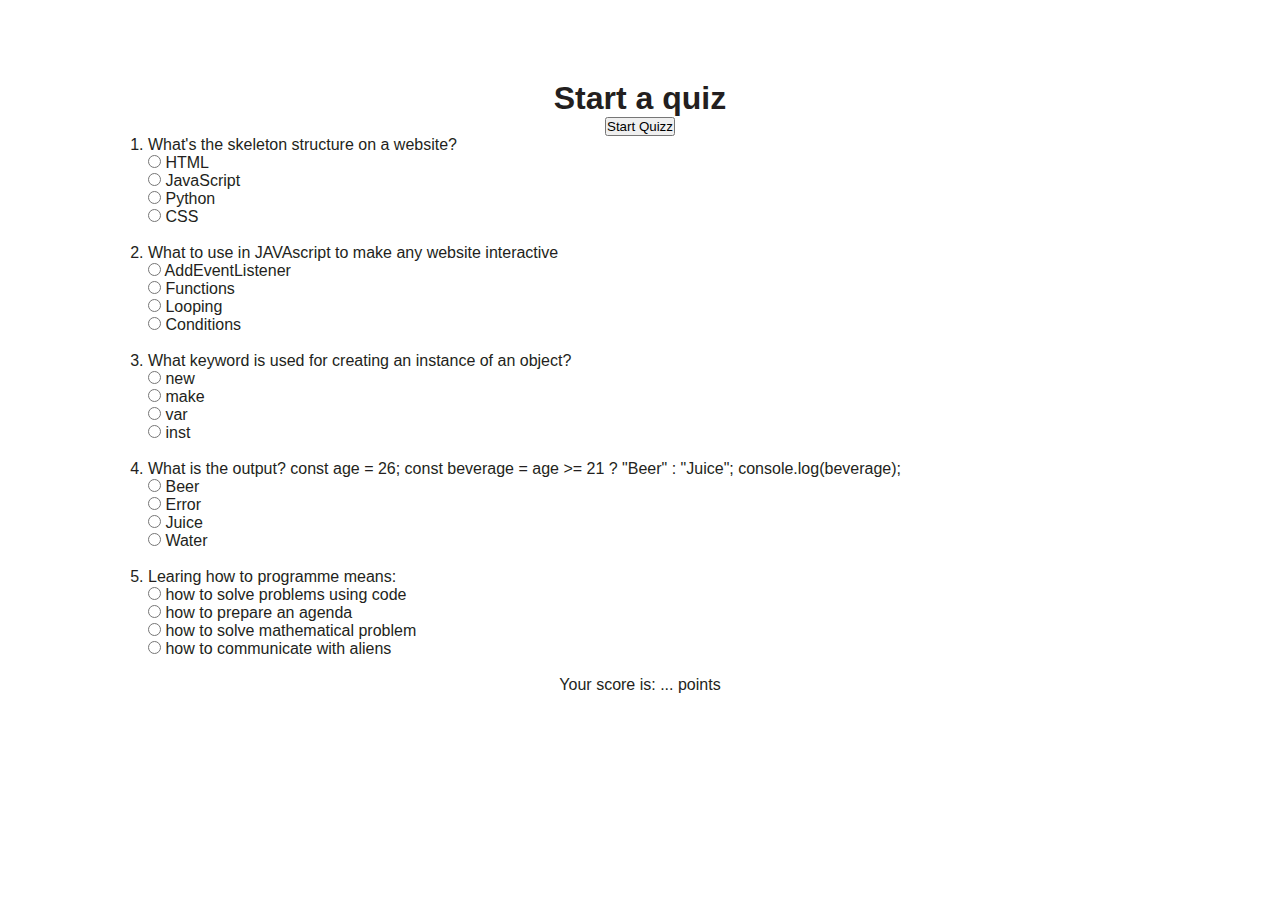
<file: 01_exercise/index.html>
<!DOCTYPE html>
<html lang="en">
    <head>
        <meta charset="UTF-8">
        <meta http-equiv="X-UA-Compatible" content="IE=edge">
        <meta name="viewport" content="width=device-width, initial-scale=1.0">
        <link rel="stylesheet" href="./css/styles.css">
        <title>Quiz</title>
    </head>
    <body>
        <main>
            <section class="section">
                <h1 class="title">Start a  quiz</h1>
                <input class="start-btn" type="button" value="Start Quizz" id="button">
                <div class="container">
                    <ol class="quiz-list">
                        
                    </ol>
                   
                </div>

                <p class="output-result">Your score is: <span>...</span> points</p> 
            </section>
        </main>

       <script src="quiz.js"></script>
    </body>
</html>
</file>
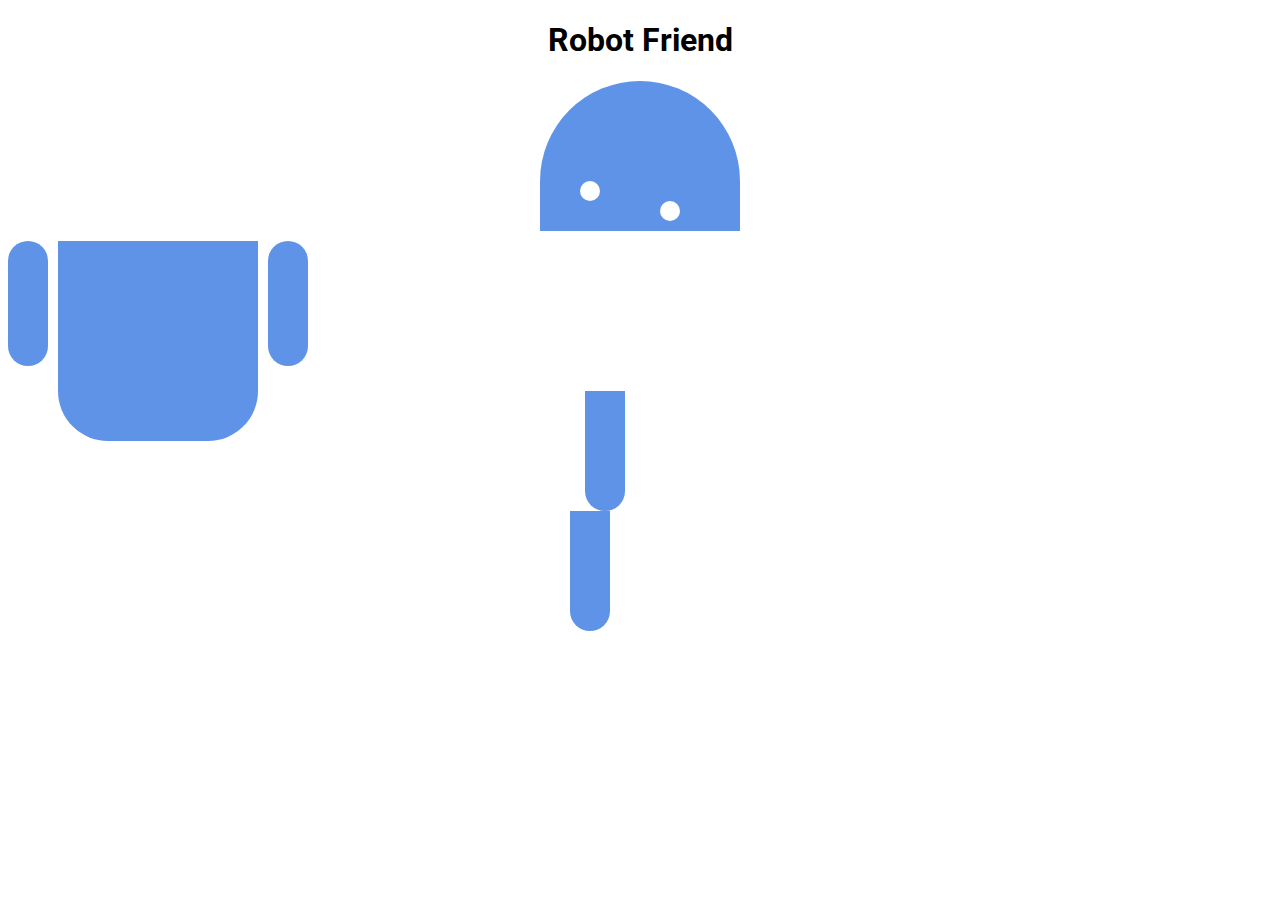
<file: 02_exercise/index.html>
<!DOCTYPE html>
<html>
<head>
	<title>RoboPage</title>
	<link rel="stylesheet" type="text/css" href="style.css">
	<link href="https://fonts.googleapis.com/css?family=Roboto" rel="stylesheet">
</head>
<body>
	<h1>Robot Friend</h1>
	<div class="robots">
		<div class="android"> 
			<div class="head"> 
				<div class="eyes"> 
					<div class="left_eye"></div> 
					<div class="right_eye"></div>
				</div> 
			</div> 
			<div class="upper_body"> 
				<div class="left_arm"></div> 
				<div class="torso"></div> 
				<div class="right_arm"></div> 
			</div> 
			<div class="lower_body"> 
				<div class="left_leg"></div> 
				<div class="right_leg"></div> 
			</div> 
		</div>
	</div>
</body>
</html>
</file>
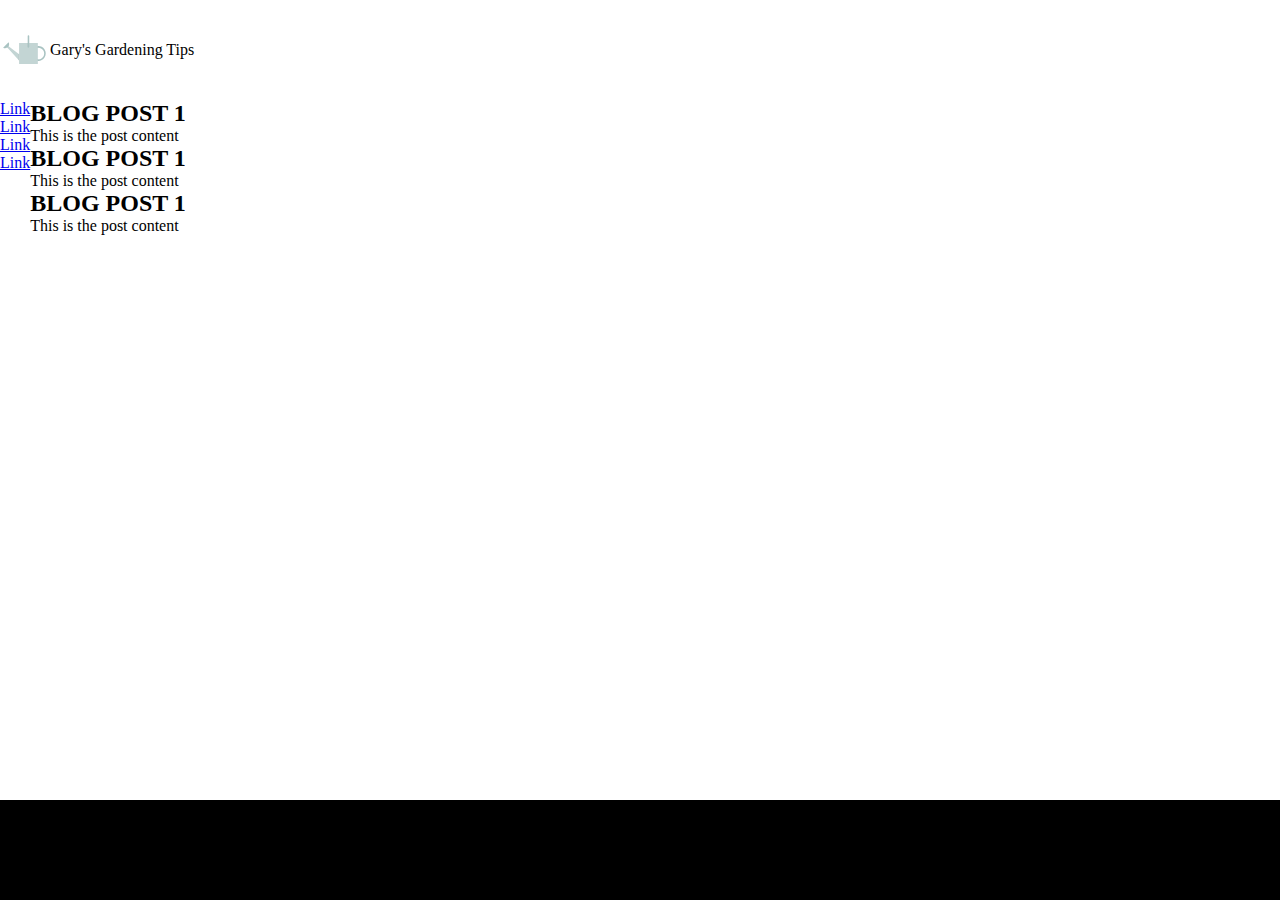
<file: 03_exercise/index.html>
<!DOCTYPE html>
<html lang="en">
<head>
    <meta charset="UTF-8">
    <meta http-equiv="X-UA-Compatible" content="IE=edge">
    <meta name="viewport" content="width=device-width, initial-scale=1.0">
    <title>Document</title>
    <link href="./style.css" rel="stylesheet">
</head>
<body>
    <header>
        <img src="./holy-grail-logo.svg" width="50" height="50" alt="holy grail logo">
        <p>Gary's Gardening Tips</p>
    </header>
    <main>
        <section >
            <nav>
                <a href="#">Link</a>
                <a href="#">Link</a>
                <a href="#">Link</a>
                <a href="#">Link</a>
            </nav>
        </section>
        <section>
            <aside>
                
            </aside>
        </section>
        <section>
            <article>
                <h2>BLOG POST 1</h2>
                <p>This is the post content</p>
            </article>
            <article>
                <h2>BLOG POST 1</h2>
                <p>This is the post content</p>
            </article>
            <article>
                <h2>BLOG POST 1</h2>
                <p>This is the post content</p>
            </article>
        </section>
        
    </main>
    <footer>
        <p>About</p>
        <p>Content</p>
    </footer>
</body>
</html>
</file>
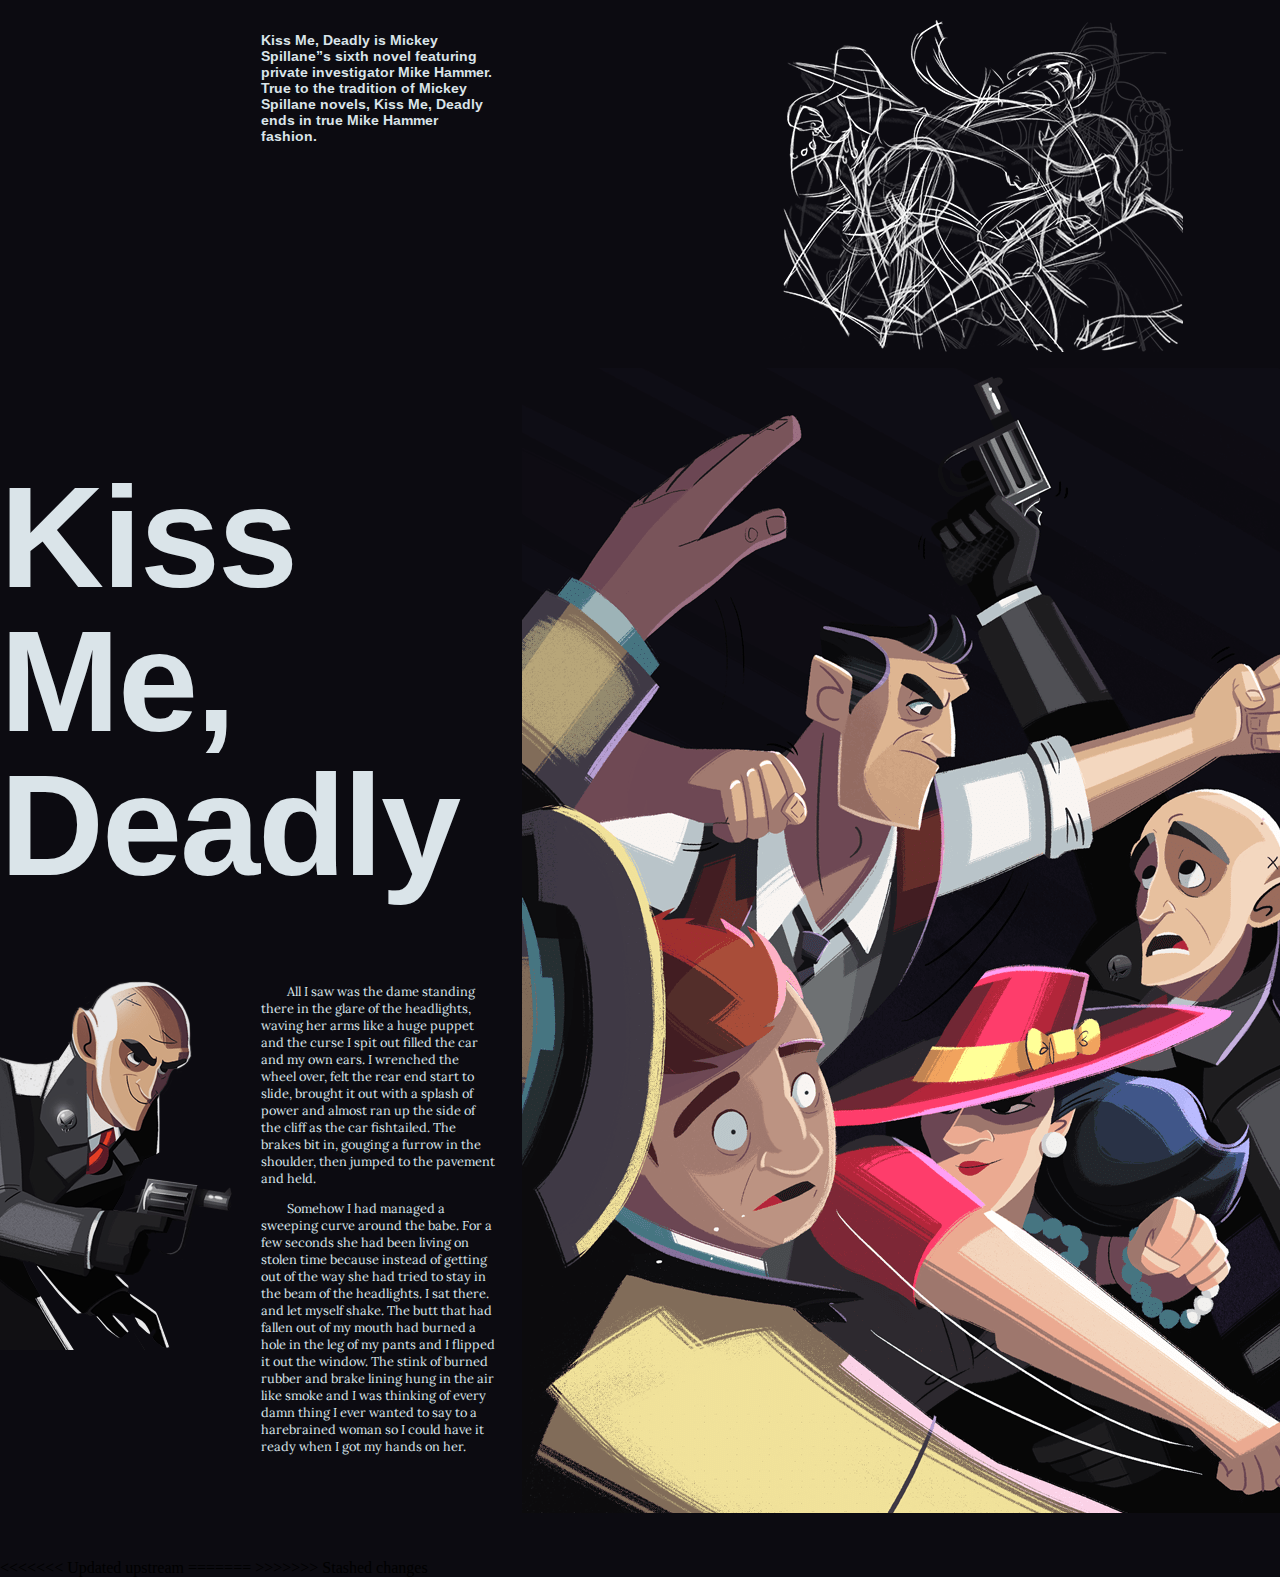
<file: 04_exercise/index.html>
<!DOCTYPE html>
<html>

<head>
  <meta charset="utf-8">
  <meta name="viewport" content="width=device-width,initial-scale=1">
  <title>Grid Layout</title>
  <link rel="stylesheet" href="css/styles.css">
  <link rel="stylesheet" href="https://fonts.googleapis.com/css?family=Arimo:b%7CLora">
</head>

<body class="no-js">
  <main>
    <picture>
      <source srcset="./images/banner.png" media="(min-width: 64em)">
        <img alt="Placeholder Picture" src="./images/banner-small.png">
    </picture>
    <h1>Kiss Me, Deadly</h1>
    <section>
      <p>All I saw was the dame standing there in the glare of the headlights, waving her arms like a huge puppet and the curse I spit out filled the car and my own ears. I wrenched the wheel over, felt the rear end start to slide, brought it out with a splash of power and almost ran up the side of the cliff as the car fishtailed. The brakes bit in, gouging a furrow in the shoulder, then jumped to the pavement and held.</p>
      <p>Somehow I had managed a sweeping curve around the babe. For a few seconds she had been living on stolen time because instead of getting out of the way she had tried to stay in the beam of the headlights. I sat there. and let myself shake. The butt that had fallen out of my mouth had burned a hole in the leg of my pants and I flipped it out the window. The stink of burned rubber and brake lining hung in the air like smoke and I was thinking of every damn thing I ever wanted to say to a harebrained woman so I could have it ready when I got my hands on her.<br>
      </p>
    </section>
    <aside>
      <p>Kiss Me, Deadly is Mickey Spillane”s sixth novel featuring private investigator Mike Hammer. True to the tradition of Mickey Spillane novels, Kiss Me, Deadly ends in true Mike Hammer fashion.<br>
      </p>
    </aside>
    <picture class="fig-1"><img alt="Placeholder Picture" src="./images/fig-1.png">
    </picture>
    <picture class="fig-2"><img alt="Placeholder Picture" src="./images/fig-2.png">
    </picture>
  </main>
</body>

<<<<<<< Updated upstream
</html>
=======
</html>
>>>>>>> Stashed changes
</file>
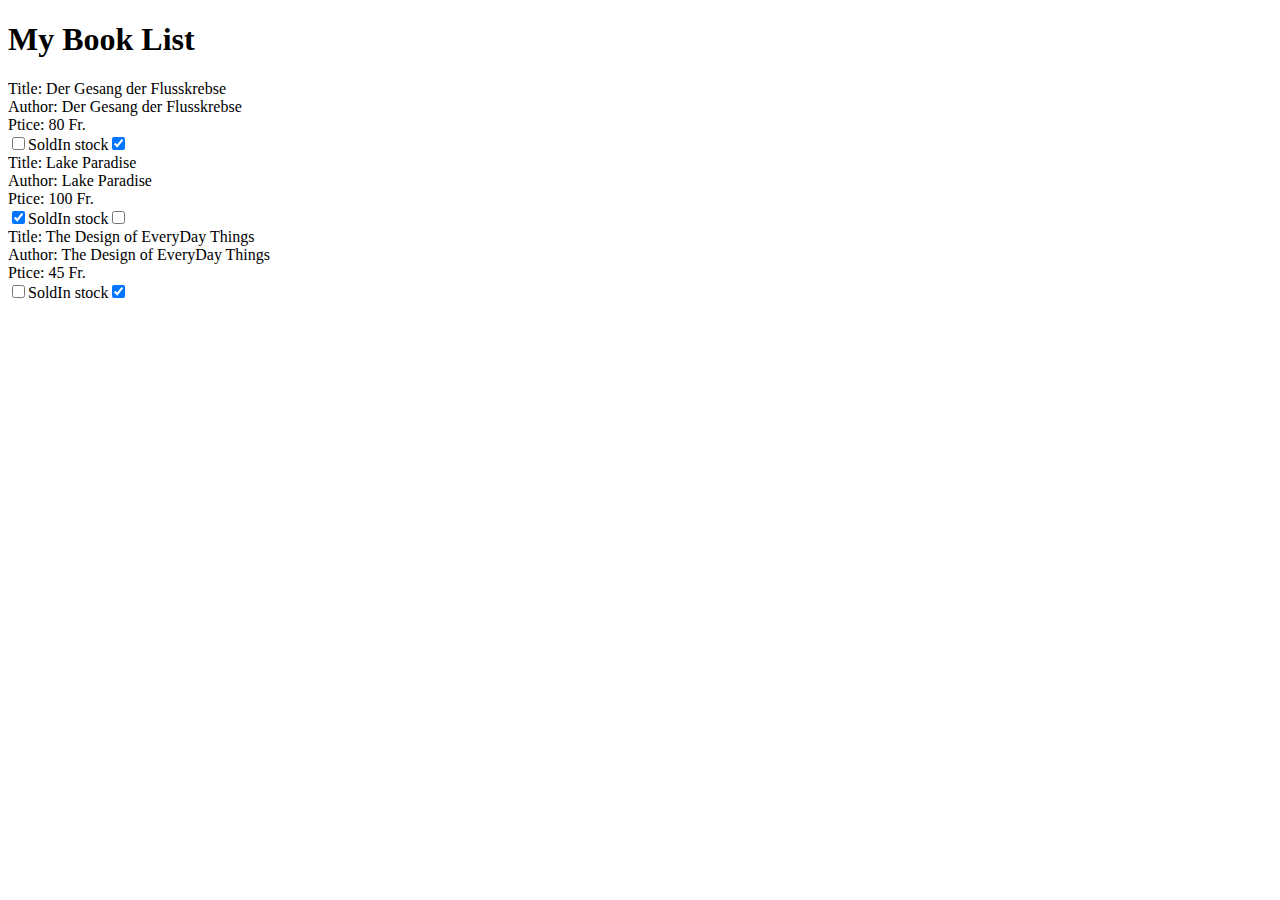
<file: 05_exercise/index.html>
<!DOCTYPE html>
<html lang="en">
<head>
    <meta charset="UTF-8">
    <meta http-equiv="X-UA-Compatible" content="IE=edge">
    <meta name="viewport" content="width=device-width, initial-scale=1.0">
    <title>Document</title>
</head>
<body>
    <h1>My Book List</h1>
    <script src="./script.js"></script>
    
</body>
</html>
</file>
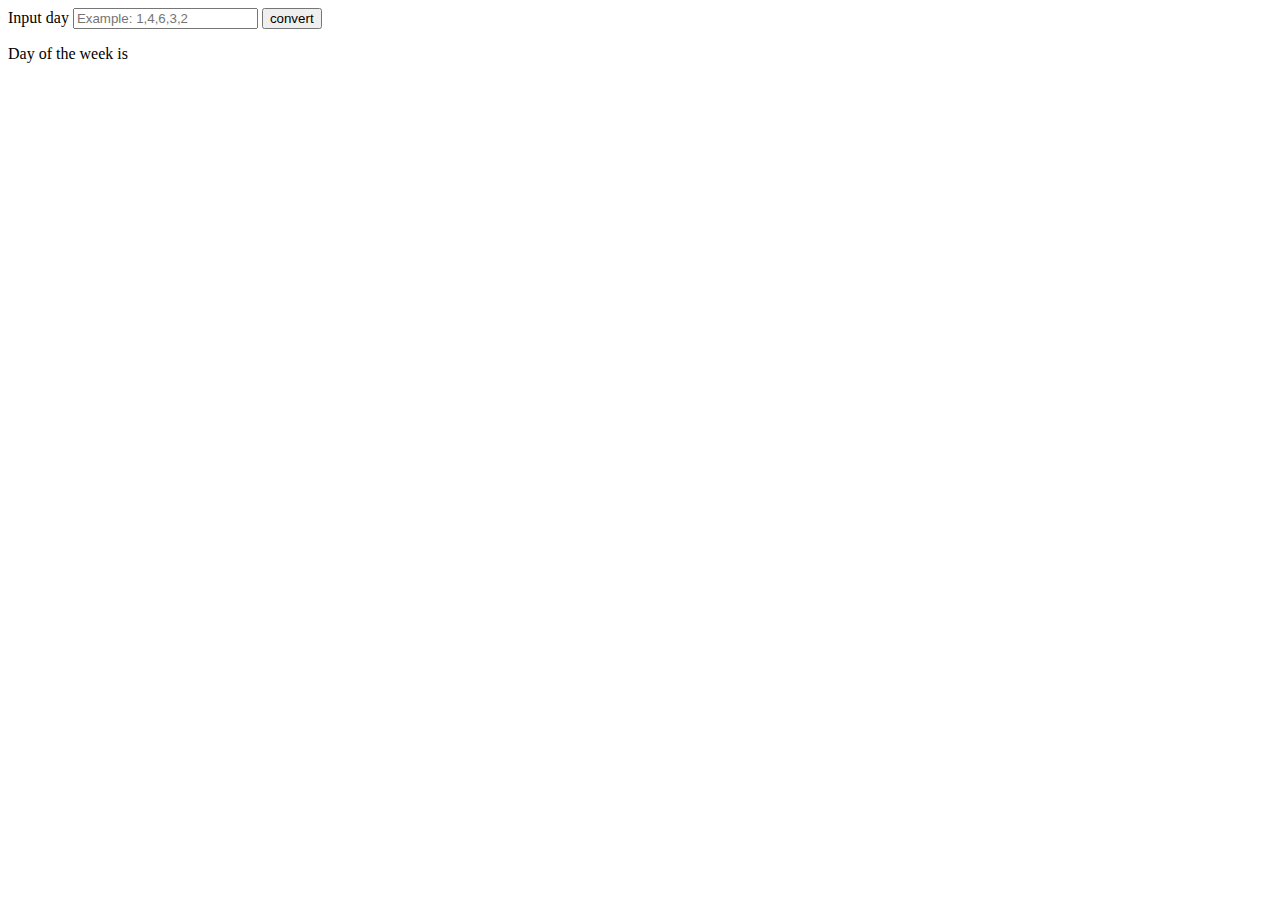
<file: 07_exercise/index.html>
<!DOCTYPE html>
<html lang="en">
<head>
    <meta charset="UTF-8">
    <meta http-equiv="X-UA-Compatible" content="IE=edge">
    <meta name="viewport" content="width=device-width, initial-scale=1.0">
    <title>Document</title>
</head>
<body>
    <script src="./script.js" type = "text/javascript"></script>
    <label for="dayNumber">Input  day</label>
    <input type="text" id="dayNumber" placeholder="Example: 1,4,6,3,2">
    <input type="button" value="convert" onclick="weekNumbersToWords()">
    <p>Day of the week is</p>
    <p id="dayOfTheWeek"></p>

    
</body>
</html>
</file>
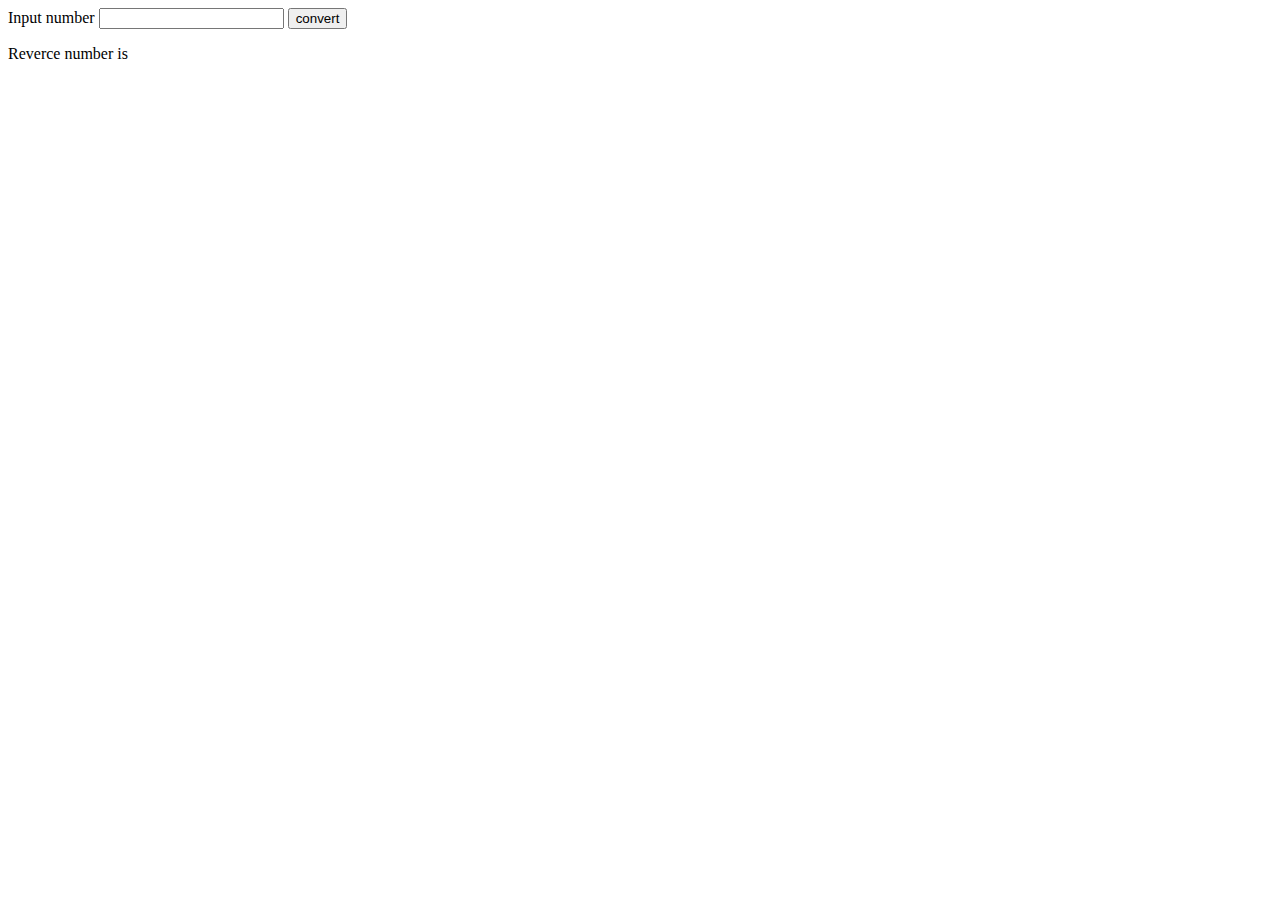
<file: 08_exercise/index.html>
<!DOCTYPE html>
<html lang="en">
<head>
    <meta charset="UTF-8">
    <meta http-equiv="X-UA-Compatible" content="IE=edge">
    <meta name="viewport" content="width=device-width, initial-scale=1.0">
    <title>Document</title>
</head>
<body>
    <script src="./script.js" type = "text/javascript"></script>
    <label for="number">Input  number</label>
    <input type="text" id="number">
    <input type="button" value="convert" onclick="reverseNumber()">
    <p>Reverce number is</p>
    <p id="reverseNumber"></p>
</body>
</html>
</file>
<file: 01_exercise/css/styles.css>
* {
    margin: 0;
    padding: 0;
}

html {
    box-sizing: border-box;
    font-family: 'Lato', sans-serif;
    color: #231F20;
}

*,
*::before,
*::after {
    box-sizing: inherit;
}

ul {
    list-style-type: none;
}

a {
    text-decoration: none;
    font-style: normal;
   
}

/* main {
    text-align: center;
} */

.container {
    display: flex;
    flex-direction: column;
    padding-left: 20px;
    padding-right: 20px;
    margin-right: auto;
    margin-left: auto;

}

@media screen and (min-width: 768px) {
    .container {
        width: 768px;
    }
}

@media screen and (min-width: 1024px) {
    .container {
        width: 1024px;
    }
}

.section {
    display: flex;
    flex-direction: column;
    align-items: center;
    justify-content: center;
    padding-top: 50px;
    padding-bottom: 50px;

}

@media screen and (min-width: 1024px) {
    .section {
        padding-top: 80px;
        padding-bottom: 80px;
    }
}
</file>
<file: 02_exercise/style.css>
h1 {
	text-align: center;
	font-family: 'Roboto', sans-serif;
}

.robots {
}

.head, 
.left_arm, 
.torso, 
.right_arm, 
.left_leg, 
.right_leg {
	 background-color: #5f93e8;
}

.head { 
	width: 200px; 
	margin: 0 auto; 
	height: 150px; 
	border-radius: 200px 200px 0 0; 
	margin-bottom: 10px;
} 

.eyes {
	
}

.upper_body { 
	width: 300px; 
	height: 150px;
	display: flex; 
} 

.left_arm, .right_arm { 
	width: 40px; 
	height: 125px;
	border-radius: 100px; 
} 

.left_arm { 
	margin-right: 10px; 
} 

.right_arm { 
	margin-left: 10px; 
} 

.torso { 
	width: 200px; 
	height: 200px;
	border-radius: 0 0 50px 50px; 
} 

.lower_body { 
	width: 200px; 
	height: 200px;
	/* This is another useful property. Hmm what do you think it does?*/
	margin: 0 auto;

} 

.left_leg, .right_leg { 
	width: 40px; 
	height: 120px;
	border-radius: 0 0 100px 100px; 
} 

.left_leg { 
	margin-left: 45px; 
} 

.left_leg:hover {
	-webkit-transform: rotate(20deg);
    -moz-transform: rotate(20deg);
    -o-transform: rotate(20deg);
    -ms-transform: rotate(20deg);
    transform: rotate(20deg);
}

.right_leg { 
	margin-left: 30px; 
}

.left_eye, .right_eye { 
	width: 20px; 
	height: 20px; 
	border-radius: 15px; 
	background-color: white;  
} 

.left_eye { 
	/* These properties are new and you haven't encountered
	in this course. Check out CSS Tricks to see what it does! */
	position: relative; 
	top: 100px; 
	left: 40px; 
} 

.right_eye { 
	position: relative; 
	top: 100px; 
	left: 120px; 
}
</file>
<file: 03_exercise/style.css>
*{
    margin: 0;
    padding: 0;
}

*, *:before, *:after {
    box-sizing: inherit;
}

html{
    box-sizing: border-box;
}

header{
    width: 100%;
    min-height: 100px;
    display: flex;
    text-align: center;
    align-items: center;
    justify-content: left;
}
main {
    display: flex;
    flex-direction: row;
    
}

a {
    display: block;
}

footer {
    background-color: black;
    width: 100%;
    height: 100px;
    position: fixed;
    left: 0;
    bottom: 0;
    text-align: right;
    
}
</file>
<file: 04_exercise/css/styles.css>
/* Text Elements */

h1 {
  margin-bottom: .75rem;
  color: #dae4e9;
  letter-spacing: -.015em;
  font-weight: 700;
  font-size: 16vmin;
  font-family: 'Arimo', cursive;
  line-height: 1;
}

aside p {
  text-indent: 0vw;
  font-weight: 700;
  font-size: .9rem;
  font-family: 'Arimo', cursive;
}

p {
  margin-bottom: 0;
  color: #dae4e9;
  text-indent: 2vw;
  font-size: .8rem;
  font-family: 'Lora', cursive;
}

/* Layout Elements */

html, body {
  margin: 0;
  padding: 0;
}

body {
  background-color: #0c0b11;
}

section {
  margin-bottom: 1.5rem;
}

main {
  padding: 2vh 4vw;
}

img {
  max-width: none;
}

.fig-1 {
  max-width: 240px;
}

picture {
  margin-bottom: 1.5rem;
  min-width: 0;
  max-width: none;
}

.fig-2 {
  display: none;
}

@supports (display: grid) {
  /* Text Elements */

  h1 {
    grid-area: title;
  }

  /* Layout Elements */

  aside {
    grid-area: aside;
  }

  section {
    padding-left: 0vw;
    grid-area: main;
  }

  main {
    display: grid;

    grid-column-gap: 2vw;
  }

  .fig-1 {
    grid-area: fig-1;
  }

  picture {
    grid-area: banner;
  }
}

@media screen and (min-width: 40rem) {
  @supports (display: grid) {
      /* Layout Elements */

    main {
      padding-top: 2vh;
    }
  }
}

@media screen and (min-width: 64rem) {
  .fig-2 {
    display: block;
  }

  @supports (display: grid) {
      /* Layout Elements */

    main {
      padding-right: 0vw;
      padding-left: 0vw;

      grid-template-areas: '. aside . fig-2 fig-2' 'title title banner banner banner' 'fig-1 main banner banner banner';
      grid-template-rows: repeat(3 , auto);
      grid-template-columns: repeat(5 , 1fr);
    }

    section {
      -webkit-column-width: 12em;
         -moz-column-width: 12em;
              column-width: 12em;
      -webkit-column-gap: 1.5rem;
         -moz-column-gap: 1.5rem;
              column-gap: 1.5rem;
    }

    picture {
        max-width: 800px;
    }

    .fig-2 {
      margin-bottom: .75rem;

      grid-area: fig-2;
    }
  }
}
</file>
